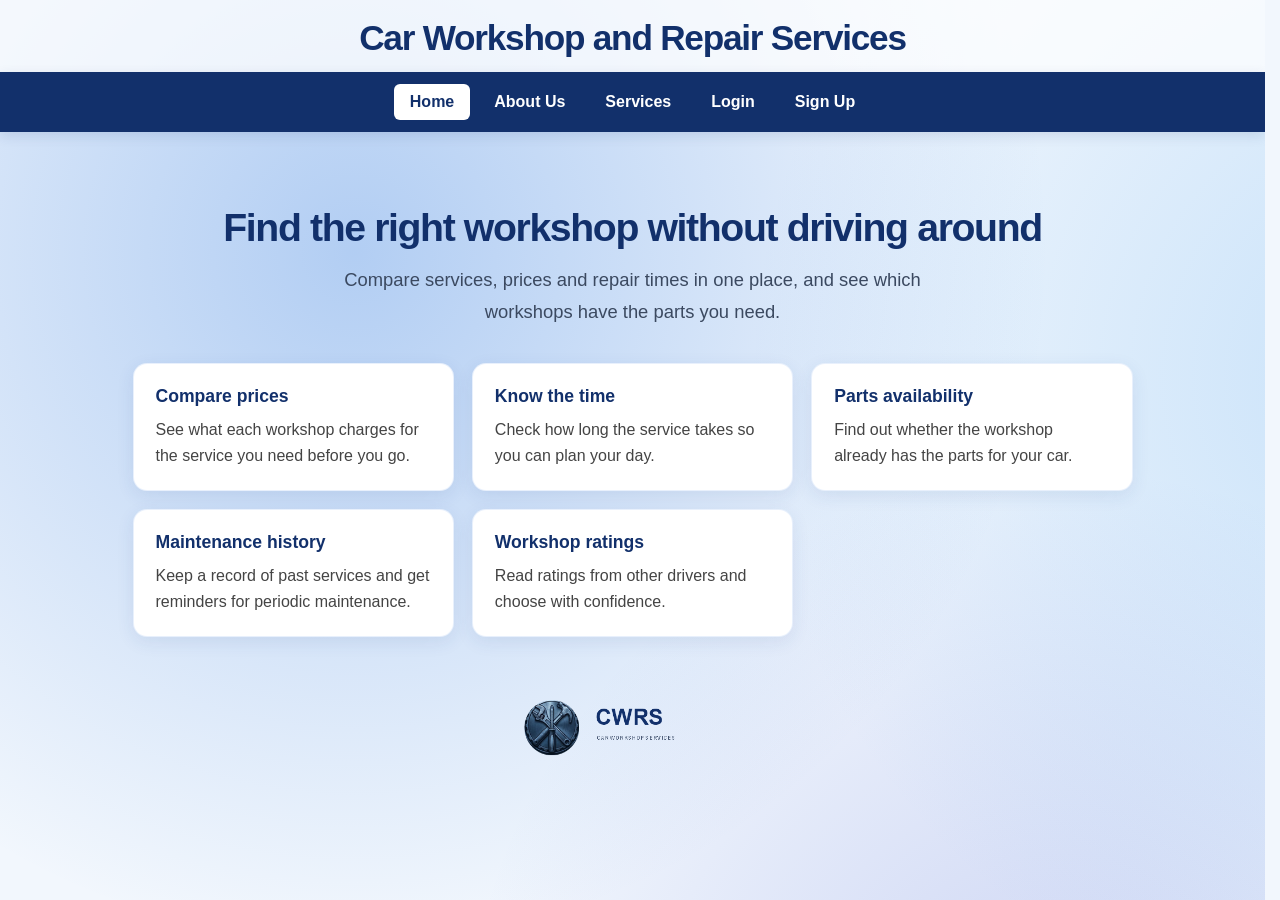
<file: index.html>
<!DOCTYPE html>
<html lang="en">
<head>
<meta charset="UTF-8">
<meta name="viewport" content="width=device-width, initial-scale=1.0">
<title>Car Workshop and Repair Services</title>
<link rel="stylesheet" href="style.css">
</head>
<body>
<header>
    <h1>Car Workshop and Repair Services</h1>
</header>
<nav class="site-nav" aria-label="Main navigation">
    <a class="site-link" href="index.html" aria-current="page">Home</a>
    <a class="site-link" href="about.html">About Us</a>
    <a class="site-link" href="services.html">Services</a>
    <a class="site-link" href="login.html">Login</a>
    <a class="site-link" href="signup.html">Sign Up</a>
</nav>
<main>
  <section class="hero">
    <h2>Find the right workshop without driving around</h2>
    <p>Compare services, prices and repair times in one place, and see which workshops have the parts you need.</p>
  </section>

  <section class="cards">
    <article class="card">
      <h3>Compare prices</h3>
      <p>See what each workshop charges for the service you need before you go.</p>
    </article>
    <article class="card">
      <h3>Know the time</h3>
      <p>Check how long the service takes so you can plan your day.</p>
    </article>
    <article class="card">
      <h3>Parts availability</h3>
      <p>Find out whether the workshop already has the parts for your car.</p>
    </article>
    <article class="card">
      <h3>Maintenance history</h3>
      <p>Keep a record of past services and get reminders for periodic maintenance.</p>
    </article>
    <article class="card">
      <h3>Workshop ratings</h3>
      <p>Read ratings from other drivers and choose with confidence.</p>
    </article>
  </section>
</main>
<div class="workshop">
    <a href="about.html" aria-label="About Us">
      <img class="workshop-logo" src="cwrs-brand.png" alt="CWRS car workshop services">
    </a>
</div>
</body>
</html>
</file>
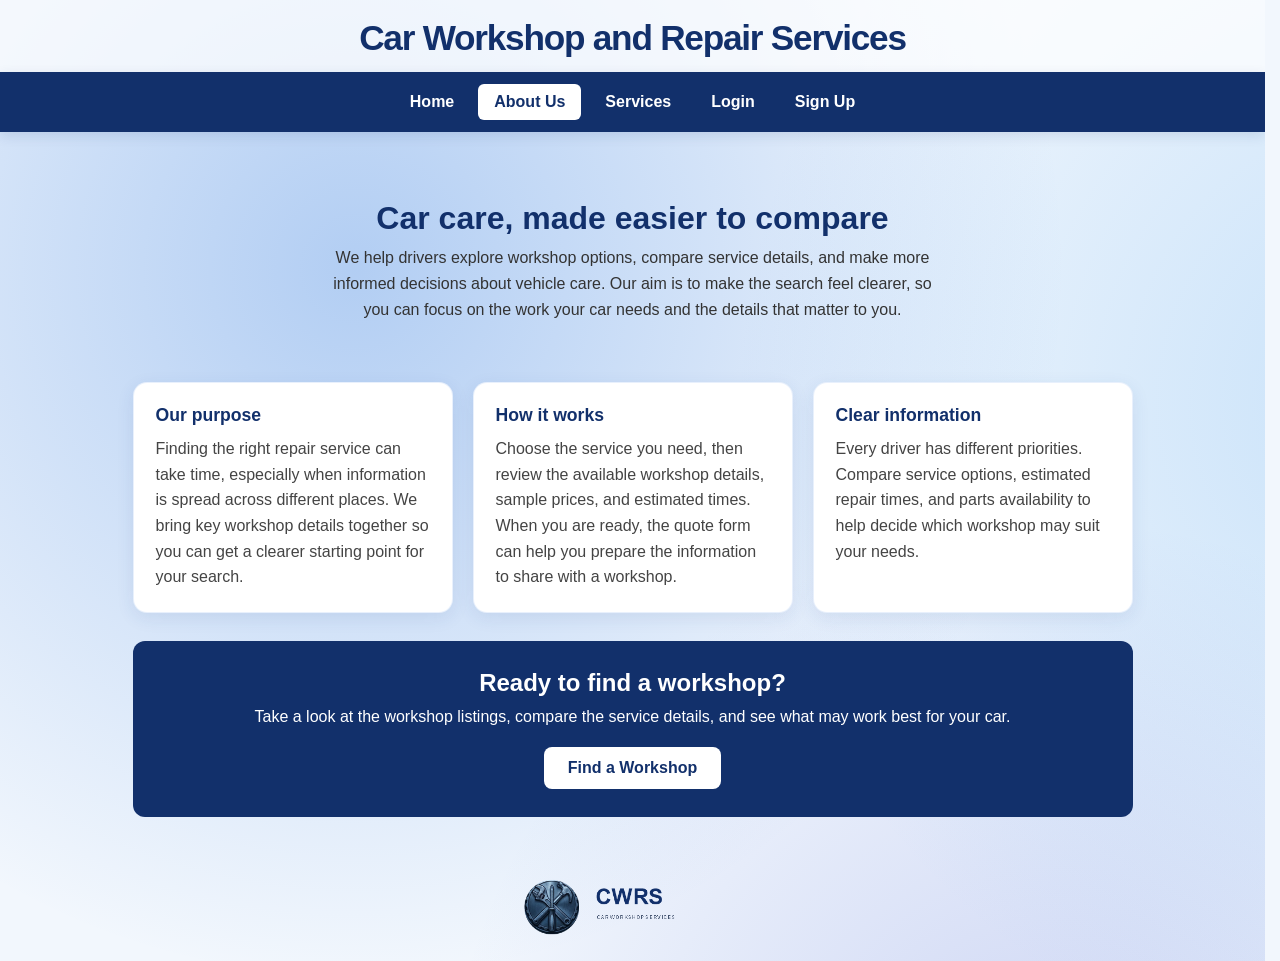
<file: about.html>
<!DOCTYPE html>
<html lang="en">
<head>
<meta charset="UTF-8">
<meta name="viewport" content="width=device-width, initial-scale=1.0">
<title>About Us | Car Workshop and Repair Services</title>
<link rel="stylesheet" href="style.css">
</head>
<body>
<header>
    <h1>Car Workshop and Repair Services</h1>
</header>
<nav class="site-nav" aria-label="Main navigation">
    <a class="site-link" href="index.html">Home</a>
    <a class="site-link" href="about.html" aria-current="page">About Us</a>
    <a class="site-link" href="services.html">Services</a>
    <a class="site-link" href="login.html">Login</a>
    <a class="site-link" href="signup.html">Sign Up</a>
</nav>
<main>
  <section class="about-hero">
    <h2 class="page-title">Car care, made easier to compare</h2>
    <p class="page-intro">We help drivers explore workshop options, compare service details, and make more informed decisions about vehicle care. Our aim is to make the search feel clearer, so you can focus on the work your car needs and the details that matter to you.</p>
  </section>
  <section class="about-grid" aria-label="What we do">
    <article class="card">
      <h3>Our purpose</h3>
      <p>Finding the right repair service can take time, especially when information is spread across different places. We bring key workshop details together so you can get a clearer starting point for your search.</p>
    </article>
    <article class="card">
      <h3>How it works</h3>
      <p>Choose the service you need, then review the available workshop details, sample prices, and estimated times. When you are ready, the quote form can help you prepare the information to share with a workshop.</p>
    </article>
    <article class="card">
      <h3>Clear information</h3>
      <p>Every driver has different priorities. Compare service options, estimated repair times, and parts availability to help decide which workshop may suit your needs.</p>
    </article>
  </section>
  <section class="about-cta">
    <h2>Ready to find a workshop?</h2>
    <p>Take a look at the workshop listings, compare the service details, and see what may work best for your car.</p>
    <a class="btn" href="find-workshop.html">Find a Workshop</a>
  </section>
</main>
<div class="workshop">
    <a href="about.html" aria-label="About Us">
      <img class="workshop-logo" src="cwrs-brand.png" alt="CWRS car workshop services">
    </a>
</div>
</body>
</html>
</file>
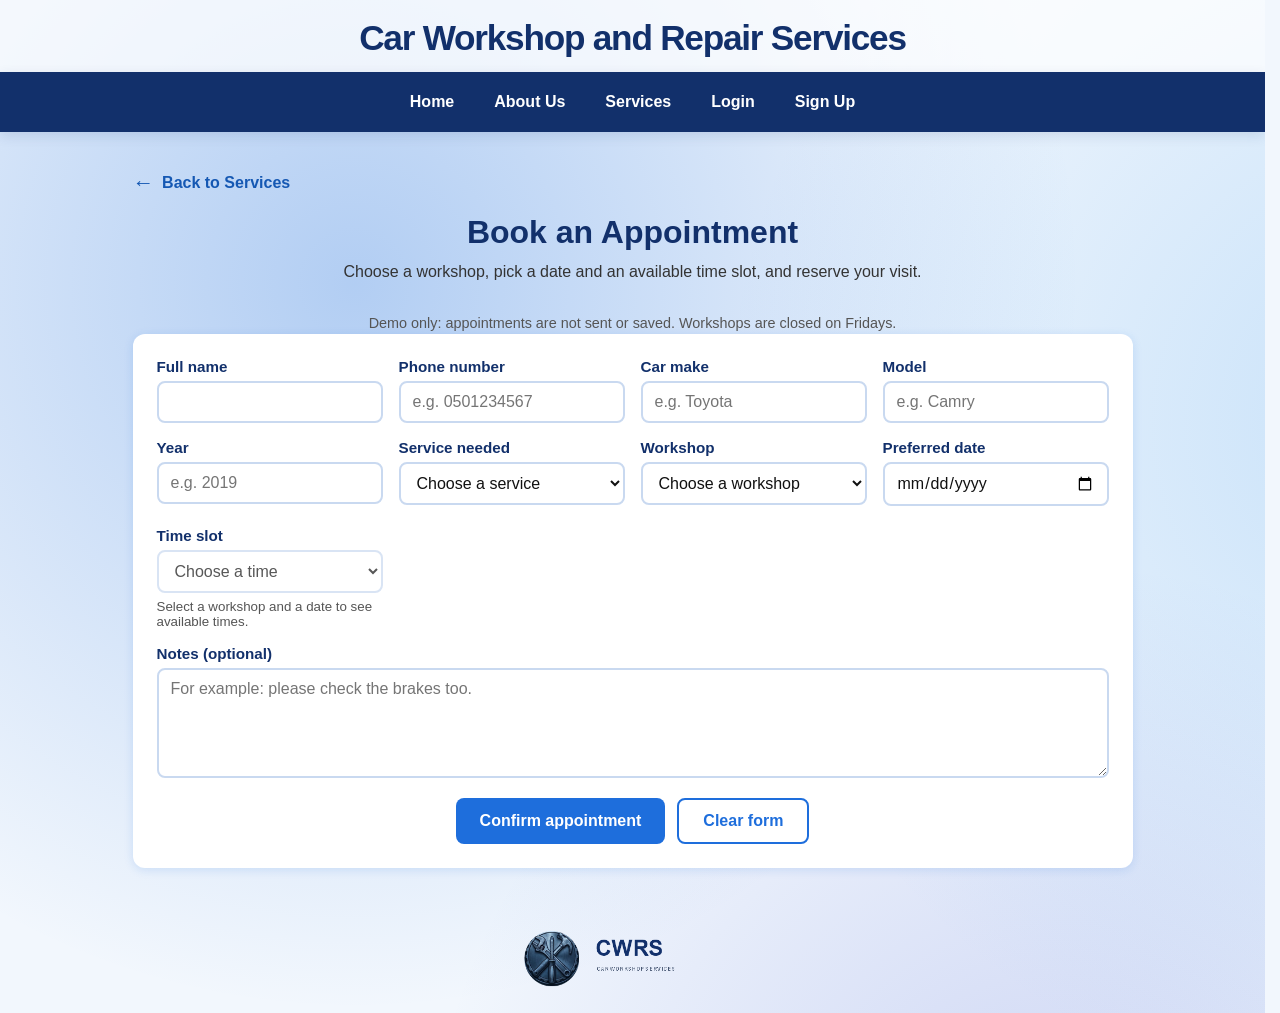
<file: appointment.html>
<!DOCTYPE html>
<html lang="en">
<head>
<meta charset="UTF-8">
<meta name="viewport" content="width=device-width, initial-scale=1.0">
<title>Book an Appointment | Car Workshop and Repair Services</title>
<link rel="stylesheet" href="style.css">
</head>
<body>
<header>
    <h1>Car Workshop and Repair Services</h1>
</header>
<nav class="site-nav" aria-label="Main navigation">
    <a class="site-link" href="index.html">Home</a>
    <a class="site-link" href="about.html">About Us</a>
    <a class="site-link" href="services.html">Services</a>
    <a class="site-link" href="login.html">Login</a>
    <a class="site-link" href="signup.html">Sign Up</a>
</nav>
<main>
  <a class="back-link" href="services.html">
    <span aria-hidden="true">&larr;</span> Back to Services
  </a>
  <h2 class="page-title">Book an Appointment</h2>
  <p class="page-intro">Choose a workshop, pick a date and an available time slot, and reserve your visit.</p>
  <p class="demo-note">Demo only: appointments are not sent or saved. Workshops are closed on Fridays.</p>

  <form class="panel" id="appointmentForm" novalidate>
    <div class="form-grid">
      <div class="field">
        <label for="name">Full name</label>
        <input type="text" id="name" autocomplete="name">
      </div>
      <div class="field">
        <label for="phone">Phone number</label>
        <input type="tel" id="phone" autocomplete="tel" placeholder="e.g. 0501234567">
      </div>

      <div class="field">
        <label for="make">Car make</label>
        <input type="text" id="make" placeholder="e.g. Toyota">
      </div>
      <div class="field">
        <label for="model">Model</label>
        <input type="text" id="model" placeholder="e.g. Camry">
      </div>
      <div class="field">
        <label for="year">Year</label>
        <input type="number" id="year" placeholder="e.g. 2019">
      </div>

      <div class="field">
        <label for="service">Service needed</label>
        <select id="service">
          <option value="">Choose a service</option>
          <option value="oil">Oil change</option>
          <option value="brakes">Brake service</option>
          <option value="tires">Tire replacement</option>
          <option value="ac">A/C repair</option>
          <option value="battery">Battery replacement</option>
          <option value="inspection">General inspection</option>
        </select>
        <small class="field-hint" id="durationHint"></small>
      </div>
      <div class="field">
        <label for="workshop">Workshop</label>
        <select id="workshop">
          <option value="">Choose a workshop</option>
          <option>Al-Amal Auto Care</option>
          <option>Red Sea Garage</option>
          <option>Gulf Motors Service</option>
          <option>Quick Fix Workshop</option>
          <option>Al-Naeem Auto Center</option>
        </select>
      </div>

      <div class="field">
        <label for="date">Preferred date</label>
        <input type="date" id="date">
      </div>
      <div class="field">
        <label for="time">Time slot</label>
        <select id="time" disabled>
          <option value="">Choose a time</option>
        </select>
        <small class="field-hint" id="slotHint">Select a workshop and a date to see available times.</small>
      </div>

      <div class="field full">
        <label for="details">Notes (optional)</label>
        <textarea id="details" placeholder="For example: please check the brakes too."></textarea>
      </div>
    </div>

    <div class="form-actions center">
      <button type="submit" class="btn">Confirm appointment</button>
      <button type="reset" class="btn btn-light" id="resetBtn">Clear form</button>
    </div>

    <div class="notice" id="summary" role="status" aria-live="polite"></div>
  </form>
</main>
<div class="workshop">
    <a href="about.html" aria-label="About Us">
      <img class="workshop-logo" src="cwrs-brand.png" alt="CWRS car workshop services">
    </a>
</div>

<script src="validation.js"></script>
<script>
/* ===== Data ===== */
const SERVICE_NAMES = {
  oil: "Oil change", brakes: "Brake service", tires: "Tire replacement",
  ac: "A/C repair", battery: "Battery replacement", inspection: "General inspection"
};
const SERVICE_HOURS = { oil: 0.5, brakes: 2, tires: 1, ac: 3, battery: 0.5, inspection: 1 };
const SLOT_HOURS = [8, 9, 10, 11, 13, 14, 15, 16];   /* 12:00 is break time */
const MAX_DAYS_AHEAD = 60;

/* ===== Elements ===== */
const form = document.getElementById("appointmentForm");
const serviceSel = document.getElementById("service");
const workshopSel = document.getElementById("workshop");
const dateInput = document.getElementById("date");
const timeSel = document.getElementById("time");
const slotHint = document.getElementById("slotHint");
const durationHint = document.getElementById("durationHint");
const summary = document.getElementById("summary");

/* ===== Helper functions ===== */
function pad(n) {
  return String(n).padStart(2, "0");
}

function toISODate(d) {
  return d.getFullYear() + "-" + pad(d.getMonth() + 1) + "-" + pad(d.getDate());
}

function parseDate(iso) {
  return new Date(iso + "T00:00:00");
}

function isFriday(iso) {
  return parseDate(iso).getDay() === 5;
}

function formatHour(h) {
  const suffix = h >= 12 ? "PM" : "AM";
  const hour12 = h > 12 ? h - 12 : h;
  return hour12 + ":00 " + suffix;
}

function formatDuration(h) {
  if (h < 1) return Math.round(h * 60) + " min";
  const whole = Math.floor(h), mins = Math.round((h - whole) * 60);
  return whole + " h" + (mins ? " " + mins + " min" : "");
}

/* Simulated bookings: the same workshop/date/hour always gives the same result */
function isSlotBooked(workshop, iso, hour) {
  const key = workshop + iso + hour;
  let h = 0;
  for (let i = 0; i < key.length; i++) {
    h = (h * 31 + key.charCodeAt(i)) % 97;
  }
  return h % 4 === 0;
}

function generateReference() {
  return "CWRS-" + Math.floor(100000 + Math.random() * 900000);
}

/* ===== Dynamic elements ===== */
function setDateLimits() {
  const today = new Date();
  const max = new Date();
  max.setDate(today.getDate() + MAX_DAYS_AHEAD);
  dateInput.min = toISODate(today);
  dateInput.max = toISODate(max);
}

function updateDuration() {
  const key = serviceSel.value;
  durationHint.textContent = key
    ? "Estimated duration: " + formatDuration(SERVICE_HOURS[key])
    : "";
}

function updateSlots() {
  timeSel.innerHTML = "";
  timeSel.appendChild(new Option("Choose a time", ""));

  const dateVal = dateInput.value;
  if (!workshopSel.value || !dateVal) {
    timeSel.disabled = true;
    slotHint.textContent = "Select a workshop and a date to see available times.";
    return;
  }
  if (isFriday(dateVal)) {
    timeSel.disabled = true;
    slotHint.textContent = "Workshops are closed on Fridays. Please choose another date.";
    return;
  }

  const now = new Date();
  let available = 0;
  SLOT_HOURS.forEach(function (hour) {
    const slotStart = new Date(dateVal + "T" + pad(hour) + ":00:00");
    if (slotStart <= now) return;                       /* skip times that passed */
    const booked = isSlotBooked(workshopSel.value, dateVal, hour);
    const option = new Option(formatHour(hour) + (booked ? " (Booked)" : ""), String(hour));
    option.disabled = booked;
    if (!booked) available++;
    timeSel.appendChild(option);
  });

  timeSel.disabled = available === 0;
  slotHint.textContent = available > 0
    ? available + (available === 1 ? " slot" : " slots") + " available on this date."
    : "No slots left on this date. Please choose another day.";
}

/* ===== Validation (uses functions from validation.js) ===== */
function validateDate(input) {
  const value = input.value;
  if (value === "") {
    showError(input, "Please choose a date.");
    return false;
  }
  const chosen = parseDate(value);
  const today = new Date();
  today.setHours(0, 0, 0, 0);
  const max = new Date(today);
  max.setDate(today.getDate() + MAX_DAYS_AHEAD);

  if (isNaN(chosen.getTime()) || chosen < today) {
    showError(input, "The date cannot be in the past.");
    return false;
  }
  if (chosen > max) {
    showError(input, "Bookings open up to " + MAX_DAYS_AHEAD + " days ahead.");
    return false;
  }
  if (isFriday(value)) {
    showError(input, "Workshops are closed on Fridays.");
    return false;
  }
  clearError(input);
  return true;
}

function validateTime(select) {
  if (select.disabled || select.value === "") {
    showError(select, "Please choose an available time slot.");
    return false;
  }
  clearError(select);
  return true;
}

/* ===== Confirmation ===== */
function showSummary(details) {
  summary.innerHTML = "";

  const title = document.createElement("strong");
  title.textContent = "Appointment preview for " + details.name;
  summary.appendChild(title);

  const list = document.createElement("ul");
  [
    "Reference: " + details.ref,
    "Workshop: " + details.workshop,
    "Service: " + details.service + " (about " + details.duration + ")",
    "Date: " + details.date + " at " + details.time,
    "Vehicle: " + details.car
  ].forEach(function (text) {
    const li = document.createElement("li");
    li.textContent = text;
    list.appendChild(li);
  });
  summary.appendChild(list);

  const note = document.createElement("p");
  note.textContent = "This is only a preview; no appointment was sent or saved.";
  summary.appendChild(note);

  summary.classList.add("show");
  summary.scrollIntoView({ behavior: "smooth", block: "center" });
}

function handleSubmit(event) {
  event.preventDefault();

  const results = [
    validateName(document.getElementById("name")),
    validatePhone(document.getElementById("phone")),
    validateRequired(document.getElementById("make"), "Car make"),
    validateRequired(document.getElementById("model"), "Model"),
    validateYear(document.getElementById("year")),
    validateSelect(serviceSel, "a service"),
    validateSelect(workshopSel, "a workshop"),
    validateDate(dateInput),
    validateTime(timeSel)
  ];

  if (results.includes(false)) {
    summary.classList.remove("show");
    const firstError = document.querySelector(".input-error");
    if (firstError) firstError.focus();
    return;
  }

  showSummary({
    name: document.getElementById("name").value.trim(),
    ref: generateReference(),
    workshop: workshopSel.value,
    service: SERVICE_NAMES[serviceSel.value],
    duration: formatDuration(SERVICE_HOURS[serviceSel.value]),
    date: dateInput.value,
    time: formatHour(Number(timeSel.value)),
    car: document.getElementById("make").value.trim() + " " +
         document.getElementById("model").value.trim() + " " +
         document.getElementById("year").value
  });
}

/* ===== Events ===== */
setDateLimits();

/* Preselect workshop and service when arriving from "Find a Workshop". */
const params = new URLSearchParams(location.search);
if (params.get("workshop")) workshopSel.value = params.get("workshop");
if (params.get("service")) serviceSel.value = params.get("service");
updateDuration();

serviceSel.addEventListener("change", updateDuration);
workshopSel.addEventListener("change", updateSlots);
dateInput.addEventListener("change", function () {
  updateSlots();
  validateDate(dateInput);
});
form.addEventListener("submit", handleSubmit);
form.addEventListener("reset", function () {
  summary.classList.remove("show");
  setTimeout(function () {          /* wait for the browser to clear the fields */
    form.querySelectorAll(".input-error").forEach(clearError);
    updateDuration();
    updateSlots();
  }, 0);
});
</script>
</body>
</html>
</file>
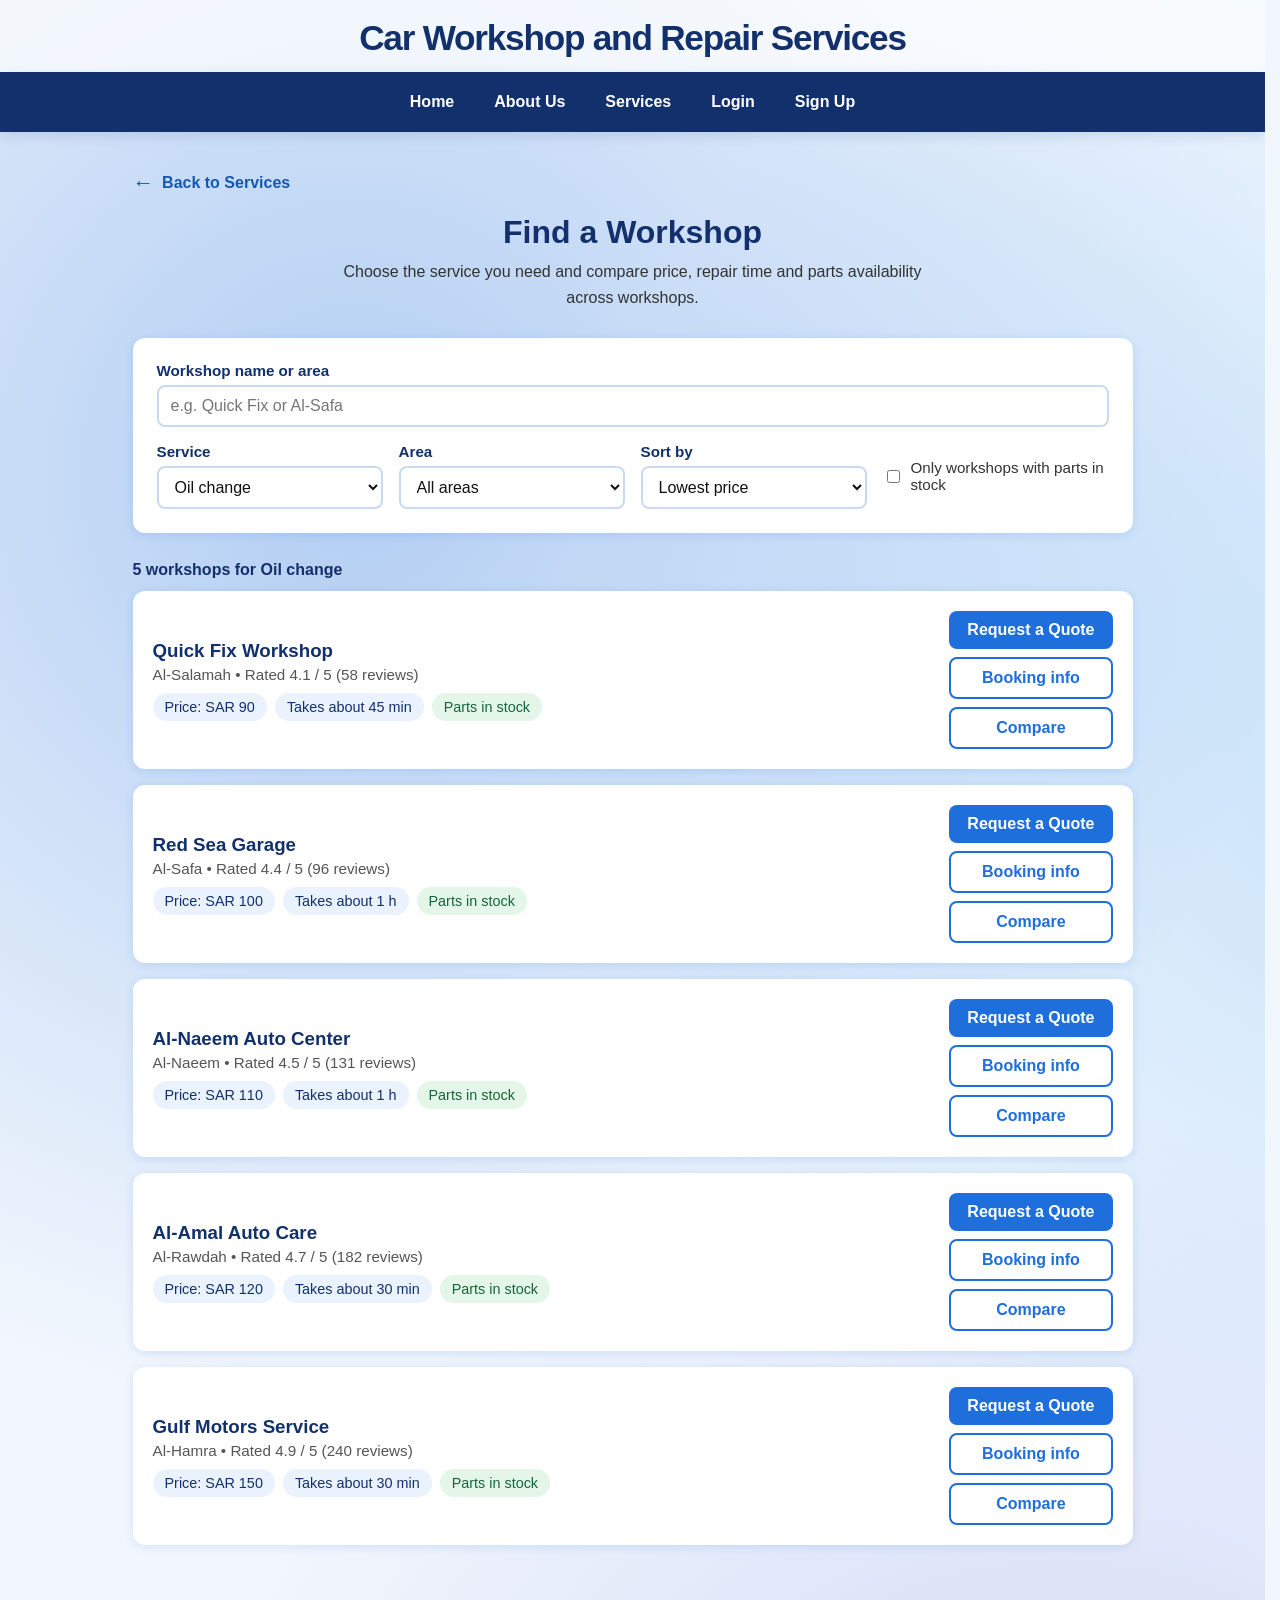
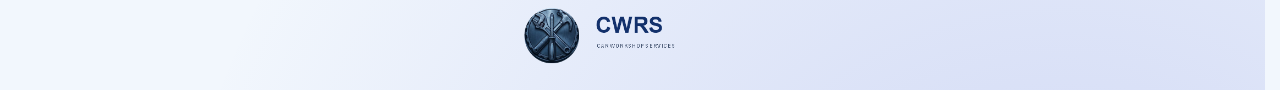
<file: find-workshop.html>
<!DOCTYPE html>
<html lang="en">
<head>
<meta charset="UTF-8">
<meta name="viewport" content="width=device-width, initial-scale=1.0">
<title>Find a Workshop | Car Workshop and Repair Services</title>
<link rel="stylesheet" href="style.css">
</head>
<body>
<header>
    <h1>Car Workshop and Repair Services</h1>
</header>
<nav class="site-nav" aria-label="Main navigation">
    <a class="site-link" href="index.html">Home</a>
    <a class="site-link" href="about.html">About Us</a>
    <a class="site-link" href="services.html">Services</a>
    <a class="site-link" href="login.html">Login</a>
    <a class="site-link" href="signup.html">Sign Up</a>
</nav>
<main>
  <a class="back-link" href="services.html">
    <span aria-hidden="true">&larr;</span> Back to Services
  </a>
  <h2 class="page-title">Find a Workshop</h2>
  <p class="page-intro">Choose the service you need and compare price, repair time and parts availability across workshops.</p>

  <section class="panel">
    <div class="form-grid">
      <div class="field full">
        <label for="search">Workshop name or area</label>
        <input id="search" type="search" placeholder="e.g. Quick Fix or Al-Safa" autocomplete="off">
      </div>
      <div class="field">
        <label for="service">Service</label>
        <select id="service">
          <option value="oil">Oil change</option>
          <option value="brakes">Brake service</option>
          <option value="tires">Tire replacement</option>
          <option value="ac">A/C repair</option>
          <option value="battery">Battery replacement</option>
          <option value="inspection">General inspection</option>
        </select>
      </div>
      <div class="field">
        <label for="area">Area</label>
        <select id="area">
          <option value="">All areas</option>
          <option>Al-Rawdah</option>
          <option>Al-Safa</option>
          <option>Al-Hamra</option>
          <option>Al-Salamah</option>
          <option>Al-Naeem</option>
        </select>
      </div>
      <div class="field">
        <label for="sort">Sort by</label>
        <select id="sort">
          <option value="price">Lowest price</option>
          <option value="time">Shortest repair time</option>
          <option value="rating">Highest rating</option>
        </select>
      </div>
      <div class="field check">
        <input type="checkbox" id="partsOnly">
        <label for="partsOnly">Only workshops with parts in stock</label>
      </div>
    </div>
  </section>

  <div class="results-bar">
    <span id="count" aria-live="polite"></span>
  </div>
  <section class="panel comparison-panel" id="comparisonPanel" aria-labelledby="comparisonTitle" hidden>
    <div class="comparison-heading">
      <h3 id="comparisonTitle">Workshop comparison</h3>
      <button class="btn btn-light" id="clearComparison" type="button">Clear selection</button>
    </div>
    <p class="comparison-status" id="comparisonStatus" aria-live="polite"></p>
    <div class="comparison-table-wrap" id="comparisonTable"></div>
  </section>
  <section class="workshop-list" id="list"></section>
</main>
<div class="workshop">
    <a href="about.html" aria-label="About Us">
      <img class="workshop-logo" src="cwrs-brand.png" alt="CWRS car workshop services">
    </a>
</div>

<script>
/* Sample data. Replace with real data from your database / API. */
const workshops = [
  { name: "Al-Amal Auto Care",   area: "Al-Rawdah",  rating: 4.7, reviews: 182,
    services: { oil:{price:120,hours:0.5,parts:true},  brakes:{price:350,hours:2,parts:true},  tires:{price:90,hours:1,parts:true},   ac:{price:420,hours:3,parts:false}, battery:{price:300,hours:0.5,parts:true}, inspection:{price:80,hours:1,parts:true} } },
  { name: "Red Sea Garage",      area: "Al-Safa",    rating: 4.4, reviews: 96,
    services: { oil:{price:100,hours:1,parts:true},    brakes:{price:320,hours:3,parts:false}, tires:{price:110,hours:1.5,parts:true},ac:{price:380,hours:4,parts:true},  battery:{price:280,hours:1,parts:true},   inspection:{price:70,hours:1.5,parts:true} } },
  { name: "Gulf Motors Service", area: "Al-Hamra",   rating: 4.9, reviews: 240,
    services: { oil:{price:150,hours:0.5,parts:true},  brakes:{price:400,hours:2,parts:true},  tires:{price:100,hours:1,parts:true},  ac:{price:450,hours:2.5,parts:true},battery:{price:330,hours:0.5,parts:true}, inspection:{price:95,hours:1,parts:true} } },
  { name: "Quick Fix Workshop",  area: "Al-Salamah", rating: 4.1, reviews: 58,
    services: { oil:{price:90,hours:0.75,parts:true},  brakes:{price:290,hours:3,parts:true},  tires:{price:85,hours:1,parts:false}, ac:{price:350,hours:5,parts:false}, battery:{price:260,hours:1,parts:false}, inspection:{price:60,hours:2,parts:true} } },
  { name: "Al-Naeem Auto Center",area: "Al-Naeem",   rating: 4.5, reviews: 131,
    services: { oil:{price:110,hours:1,parts:true},    brakes:{price:340,hours:2.5,parts:true},tires:{price:95,hours:1.25,parts:true},ac:{price:400,hours:3,parts:true},  battery:{price:290,hours:0.75,parts:true},inspection:{price:75,hours:1.25,parts:true} } }
];

const selectedWorkshopNames = new Set();

const els = {
  service: document.getElementById("service"),
  area: document.getElementById("area"),
  sort: document.getElementById("sort"),
  partsOnly: document.getElementById("partsOnly"),
  search: document.getElementById("search"),
  list: document.getElementById("list"),
  count: document.getElementById("count"),
  comparisonPanel: document.getElementById("comparisonPanel"),
  comparisonStatus: document.getElementById("comparisonStatus"),
  comparisonTable: document.getElementById("comparisonTable"),
  clearComparison: document.getElementById("clearComparison")
};

function formatTime(h) {
  if (h < 1) return Math.round(h * 60) + " min";
  const whole = Math.floor(h), mins = Math.round((h - whole) * 60);
  return whole + " h" + (mins ? " " + mins + " min" : "");
}

function formatPrice(price) {
  return "SAR " + price;
}

function formatRating(rating, reviews) {
  return "Rated " + rating.toFixed(1) + " / 5 (" + reviews + " reviews)";
}

function formatWorkshopCount(count, serviceLabel) {
  return count + (count === 1 ? " workshop" : " workshops") + " for " + serviceLabel;
}

function getPartsAvailability(hasParts) {
  return {
    className: hasParts ? "ok" : "no",
    label: hasParts ? "Parts in stock" : "Parts must be ordered"
  };
}

function updateComparison(serviceKey, serviceLabel) {
  const selected = workshops.filter(w => selectedWorkshopNames.has(w.name));
  els.comparisonPanel.hidden = selected.length === 0;
  els.comparisonTable.innerHTML = "";

  if (!selected.length) return;

  els.comparisonStatus.textContent = selected.length === 1
    ? "1 of 2 workshops selected. Choose one more to compare."
    : "2 of 2 workshops selected.";

  const table = document.createElement("table");
  table.className = "comparison-table";
  const caption = document.createElement("caption");
  caption.textContent = serviceLabel;
  table.appendChild(caption);

  const head = document.createElement("thead");
  const headerRow = document.createElement("tr");
  const detailHeader = document.createElement("th");
  detailHeader.scope = "col";
  detailHeader.textContent = "Details";
  headerRow.appendChild(detailHeader);

  selected.forEach(w => {
    const header = document.createElement("th");
    header.scope = "col";
    header.textContent = w.name;
    headerRow.appendChild(header);
  });
  head.appendChild(headerRow);
  table.appendChild(head);

  const rows = [
    { label: "Price", value: w => formatPrice(w.services[serviceKey].price) },
    { label: "Repair time", value: w => formatTime(w.services[serviceKey].hours) },
    { label: "Rating", value: w => formatRating(w.rating, w.reviews) },
    { label: "Parts", value: w => getPartsAvailability(w.services[serviceKey].parts).label }
  ];
  const body = document.createElement("tbody");

  rows.forEach(rowData => {
    const row = document.createElement("tr");
    const label = document.createElement("th");
    label.scope = "row";
    label.textContent = rowData.label;
    row.appendChild(label);

    selected.forEach(w => {
      const cell = document.createElement("td");
      cell.textContent = rowData.value(w);
      row.appendChild(cell);
    });
    body.appendChild(row);
  });

  table.appendChild(body);
  els.comparisonTable.appendChild(table);
}

function render() {
  const key = els.service.value;
  const serviceLabel = els.service.options[els.service.selectedIndex].text;
  const searchTerm = els.search.value.trim().toLowerCase();

  let items = workshops
    .map(w => ({ w, s: w.services[key] }))
    .filter(x => !searchTerm ||
      x.w.name.toLowerCase().includes(searchTerm) ||
      x.w.area.toLowerCase().includes(searchTerm))
    .filter(x => !els.area.value || x.w.area === els.area.value)
    .filter(x => !els.partsOnly.checked || x.s.parts);

  const sorters = {
    price:  (a, b) => a.s.price - b.s.price,
    time:   (a, b) => a.s.hours - b.s.hours,
    rating: (a, b) => b.w.rating - a.w.rating
  };
  items.sort(sorters[els.sort.value]);

  els.count.textContent = formatWorkshopCount(items.length, serviceLabel);
  updateComparison(key, serviceLabel);
  els.list.innerHTML = "";

  if (!items.length) {
    const p = document.createElement("p");
    p.className = "empty";
    p.textContent = "No workshops match these filters. Try another name, area or filter setting.";
    els.list.appendChild(p);
    return;
  }

  items.forEach(({ w, s }) => {
    const card = document.createElement("article");
    card.className = "w-card";
    const q = "Quote.html?workshop=" + encodeURIComponent(w.name) + "&service=" + encodeURIComponent(key);
    const parts = getPartsAvailability(s.parts);
    card.innerHTML =
      '<div>' +
        '<h3></h3>' +
        '<p class="w-meta"></p>' +
        '<ul class="w-stats">' +
          '<li>Price: ' + formatPrice(s.price) + '</li>' +
          '<li>Takes about ' + formatTime(s.hours) + '</li>' +
          '<li class="' + parts.className + '">' + parts.label + '</li>' +
        '</ul>' +
      '</div>' +
      '<div class="w-actions">' +
        '<a class="btn" href="' + q + '">Request a Quote</a>' +
        '<a class="btn btn-light" href="services.html#appointments">Booking info</a>' +
        '<button class="btn btn-light compare-toggle" type="button"></button>' +
      '</div>';
    card.querySelector("h3").textContent = w.name;
    card.querySelector(".w-meta").textContent = w.area + " \u2022 " + formatRating(w.rating, w.reviews);
    const compareButton = card.querySelector(".compare-toggle");
    const isSelected = selectedWorkshopNames.has(w.name);
    card.classList.toggle("selected", isSelected);
    compareButton.textContent = isSelected ? "Remove" : "Compare";
    compareButton.setAttribute("aria-pressed", String(isSelected));
    compareButton.setAttribute("aria-label",
      (isSelected ? "Remove " + w.name + " from" : "Add " + w.name + " to") + " comparison");
    compareButton.disabled = selectedWorkshopNames.size === 2 && !isSelected;
    compareButton.addEventListener("click", function () {
      if (selectedWorkshopNames.has(w.name)) {
        selectedWorkshopNames.delete(w.name);
      } else if (selectedWorkshopNames.size < 2) {
        selectedWorkshopNames.add(w.name);
      }
      render();
    });
    els.list.appendChild(card);
  });
}

["service", "area", "sort", "partsOnly"].forEach(id => els[id].addEventListener("change", render));
els.search.addEventListener("input", render);
els.clearComparison.addEventListener("click", function () {
  selectedWorkshopNames.clear();
  render();
});
render();
</script>
</body>
</html>
</file>
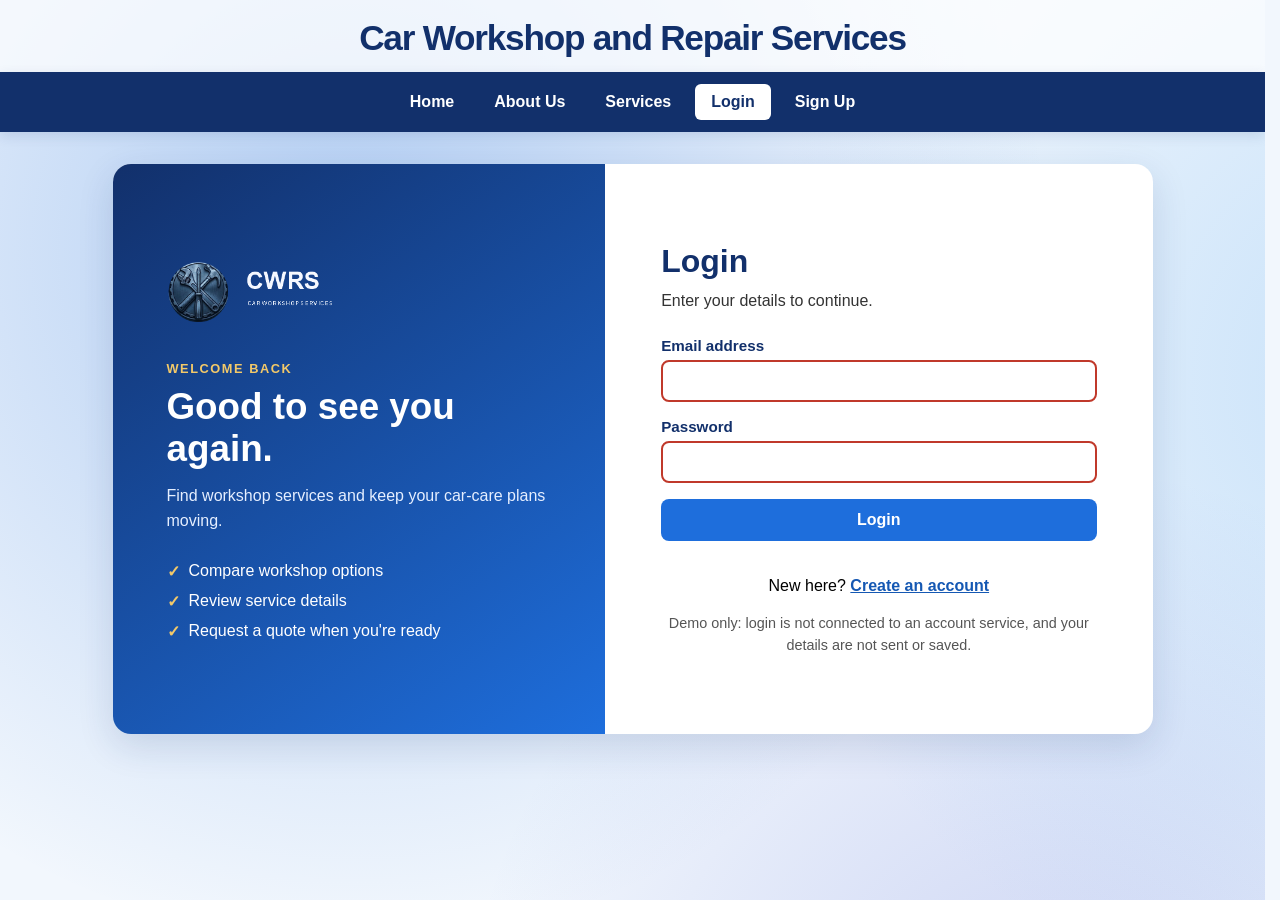
<file: login.html>
<!DOCTYPE html>
<html lang="en">
<head>
<meta charset="UTF-8">
<meta name="viewport" content="width=device-width, initial-scale=1.0">
<title>Login | Car Workshop and Repair Services</title>
<link rel="stylesheet" href="style.css">
</head>
<body>
<header>
    <h1>Car Workshop and Repair Services</h1>
</header>
<nav class="site-nav" aria-label="Main navigation">
    <a class="site-link" href="index.html">Home</a>
    <a class="site-link" href="about.html">About Us</a>
    <a class="site-link" href="services.html">Services</a>
    <a class="site-link" href="login.html" aria-current="page">Login</a>
    <a class="site-link" href="signup.html">Sign Up</a>
</nav>
<main class="auth-main auth-split">
  <aside class="auth-brand">
    <a href="about.html" aria-label="About Us">
      <img class="brand-logo" src="cwrs-brand-auth.png" alt="CWRS car workshop services">
    </a>
    <p class="eyebrow">WELCOME BACK</p>
    <h2>Good to see you again.</h2>
    <p>Find workshop services and keep your car-care plans moving.</p>
    <ul class="auth-highlights">
      <li>Compare workshop options</li>
      <li>Review service details</li>
      <li>Request a quote when you're ready</li>
    </ul>
  </aside>
  <section class="auth-card" aria-labelledby="login-title">
    <h2 class="page-title" id="login-title">Login</h2>
    <p class="page-intro">Enter your details to continue.</p>
    <form id="loginForm" novalidate>
      <div class="field">
        <label for="email">Email address</label>
        <input type="email" id="email" name="email" required autocomplete="email">
      </div>
      <div class="field">
        <label for="password">Password</label>
        <input type="password" id="password" name="password" required autocomplete="current-password">
      </div>
      <button class="btn auth-submit" type="submit">Login</button>
      <p class="form-notice" id="loginNotice" role="status" aria-live="polite"></p>
    </form>
    <p class="auth-switch">New here? <a href="signup.html">Create an account</a></p>
    <p class="demo-note">Demo only: login is not connected to an account service, and your details are not sent or saved.</p>
  </section>
</main>
<script src="validation.js"></script>
<script>
function handleLogin(event) {
  event.preventDefault();
  const email = document.getElementById("email");
  const password = document.getElementById("password");
  const notice = document.getElementById("loginNotice");

  const emailOk = validateEmail(email);
  const passwordOk = validateRequired(password, "Password");

  if (!emailOk || !passwordOk) {
    notice.textContent = "Please fix the highlighted fields.";
    return;
  }
  notice.textContent =
    "This demo does not sign you in. Connect an authentication service to enable login.";
}

document.getElementById("loginForm").addEventListener("submit", handleLogin);
</script>
</body>
</html>
</file>
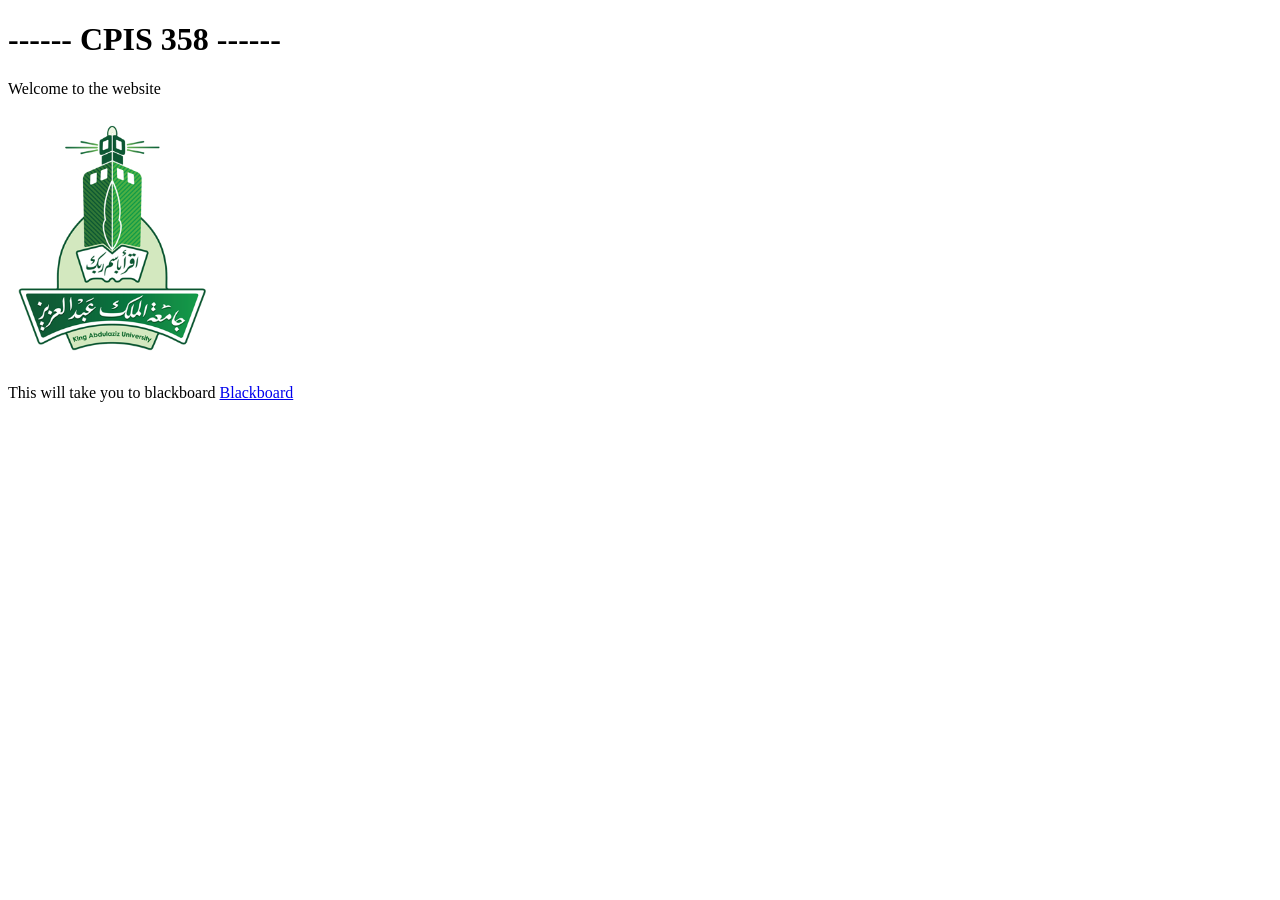
<file: page.html>
<!DOCTYPE html>
<html>
<head>
<title>Page title</title>
</head>
<body>
<h1> ------ CPIS 358 ------</h1>
<p>Welcome to the website</p>
<p><img src="kaulogo.png" width="200" height="250"></p>
<p>This will take you to blackboard <a href="https://lms.kau.edu.sa/">Blackboard</a></p>
</body>
</html>
</file>
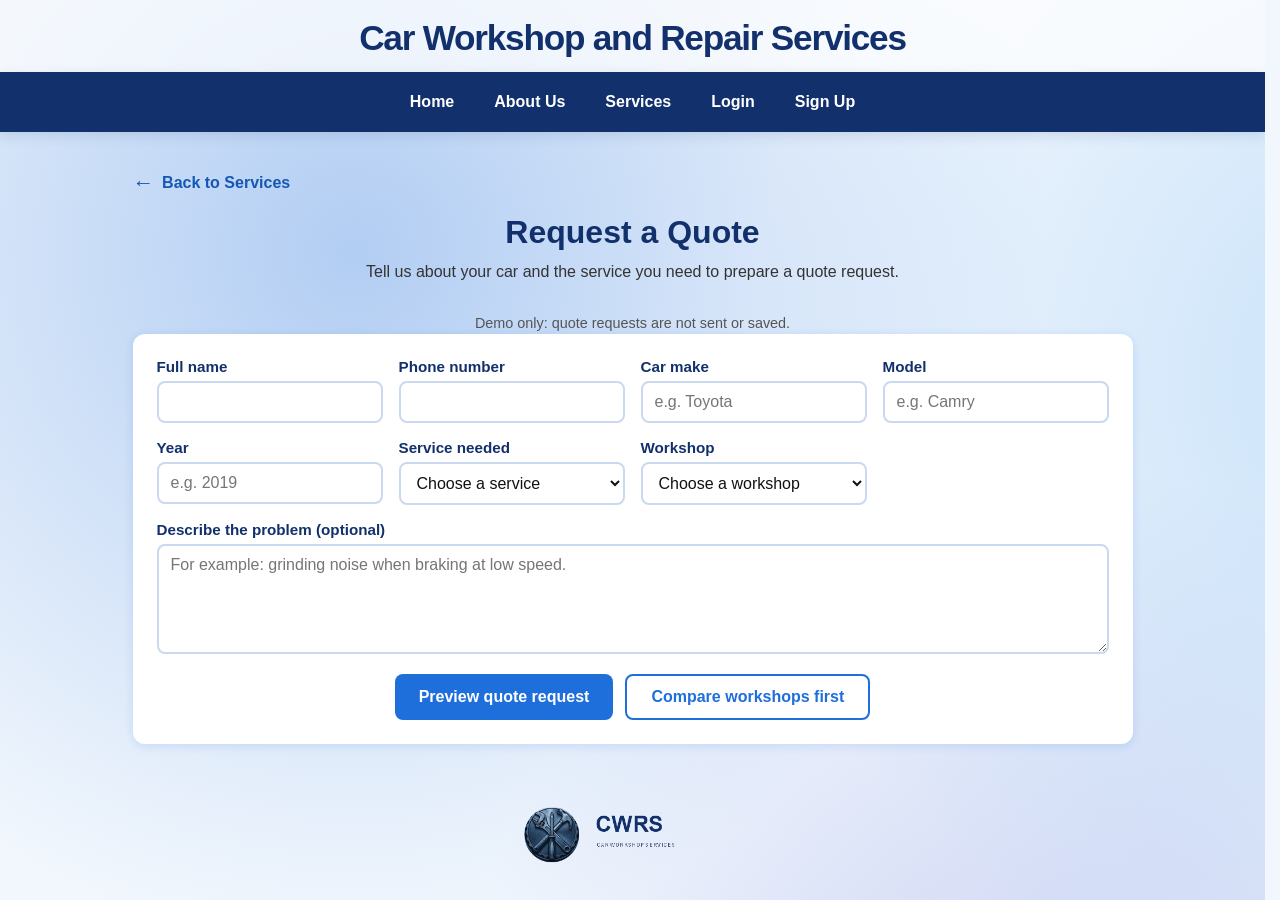
<file: Quote.html>
<!DOCTYPE html>
<html lang="en">
<head>
<meta charset="UTF-8">
<meta name="viewport" content="width=device-width, initial-scale=1.0">
<title>Request a Quote | Car Workshop and Repair Services</title>
<link rel="stylesheet" href="style.css">
</head>
<body>
<header>
    <h1>Car Workshop and Repair Services</h1>
</header>
<nav class="site-nav" aria-label="Main navigation">
    <a class="site-link" href="index.html">Home</a>
    <a class="site-link" href="about.html">About Us</a>
    <a class="site-link" href="services.html">Services</a>
    <a class="site-link" href="login.html">Login</a>
    <a class="site-link" href="signup.html">Sign Up</a>
</nav>
<main>
  <a class="back-link" href="services.html">
    <span aria-hidden="true">&larr;</span> Back to Services
  </a>
  <h2 class="page-title">Request a Quote</h2>
  <p class="page-intro">Tell us about your car and the service you need to prepare a quote request.</p>
  <p class="demo-note">Demo only: quote requests are not sent or saved.</p>

  <form class="panel" id="quoteForm" novalidate>
    <div class="form-grid">
      <div class="field">
        <label for="name">Full name</label>
        <input type="text" id="name" required placeholder=" " autocomplete="name">
      </div>
      <div class="field">
        <label for="phone">Phone number</label>
        <input type="tel" id="phone" required placeholder=" " autocomplete="tel" pattern="[0-9+\s\-]{9,15}">
      </div>

      <div class="field">
        <label for="make">Car make</label>
        <input type="text" id="make" required placeholder="e.g. Toyota">
      </div>
      <div class="field">
        <label for="model">Model</label>
        <input type="text" id="model" required placeholder="e.g. Camry">
      </div>
      <div class="field">
        <label for="year">Year</label>
        <input type="number" id="year" required min="1990" max="2027" placeholder="e.g. 2019">
      </div>

      <div class="field">
        <label for="service">Service needed</label>
        <select id="service" required>
          <option value="">Choose a service</option>
          <option value="oil">Oil change</option>
          <option value="brakes">Brake service</option>
          <option value="tires">Tire replacement</option>
          <option value="ac">A/C repair</option>
          <option value="battery">Battery replacement</option>
          <option value="inspection">General inspection</option>
          <option value="other">Other</option>
        </select>
      </div>
      <div class="field">
        <label for="workshop">Workshop</label>
        <select id="workshop" required>
          <option value="">Choose a workshop</option>
          <option>Al-Amal Auto Care</option>
          <option>Red Sea Garage</option>
          <option>Gulf Motors Service</option>
          <option>Quick Fix Workshop</option>
          <option>Al-Naeem Auto Center</option>
        </select>
      </div>

      <div class="field full">
        <label for="details">Describe the problem (optional)</label>
        <textarea id="details" placeholder="For example: grinding noise when braking at low speed."></textarea>
      </div>
    </div>

    <div class="form-actions center">
      <button type="submit" class="btn">Preview quote request</button>
      <a class="btn btn-light" href="find-workshop.html">Compare workshops first</a>
    </div>

    <p class="notice" id="notice" role="status"></p>
  </form>
</main>
<div class="workshop">
    <a href="about.html" aria-label="About Us">
      <img class="workshop-logo" src="cwrs-brand.png" alt="CWRS car workshop services">
    </a>
</div>

<script src="validation.js"></script>
<script>
/* Preselect workshop and service when arriving from "Find a Workshop". */
const params = new URLSearchParams(location.search);
const wsSelect = document.getElementById("workshop");
const svcSelect = document.getElementById("service");
if (params.get("workshop")) wsSelect.value = params.get("workshop");
if (params.get("service"))  svcSelect.value = params.get("service");

function handleQuoteSubmit(event) {
  event.preventDefault();
  const notice = document.getElementById("notice");

  const results = [
    validateName(document.getElementById("name")),
    validatePhone(document.getElementById("phone")),
    validateRequired(document.getElementById("make"), "Car make"),
    validateRequired(document.getElementById("model"), "Model"),
    validateYear(document.getElementById("year")),
    validateSelect(svcSelect, "a service"),
    validateSelect(wsSelect, "a workshop")
  ];

  if (results.includes(false)) {
    notice.classList.remove("show");
    document.querySelector(".input-error").focus();
    return;
  }

  const name = document.getElementById("name").value.trim();
  notice.textContent = "Thank you, " + name + ". This is only a preview; no request was sent or saved.";
  notice.classList.add("show");
  notice.scrollIntoView({ behavior: "smooth", block: "center" });
}

document.getElementById("quoteForm").addEventListener("submit", handleQuoteSubmit);
</script>
</body>
</html>
</file>
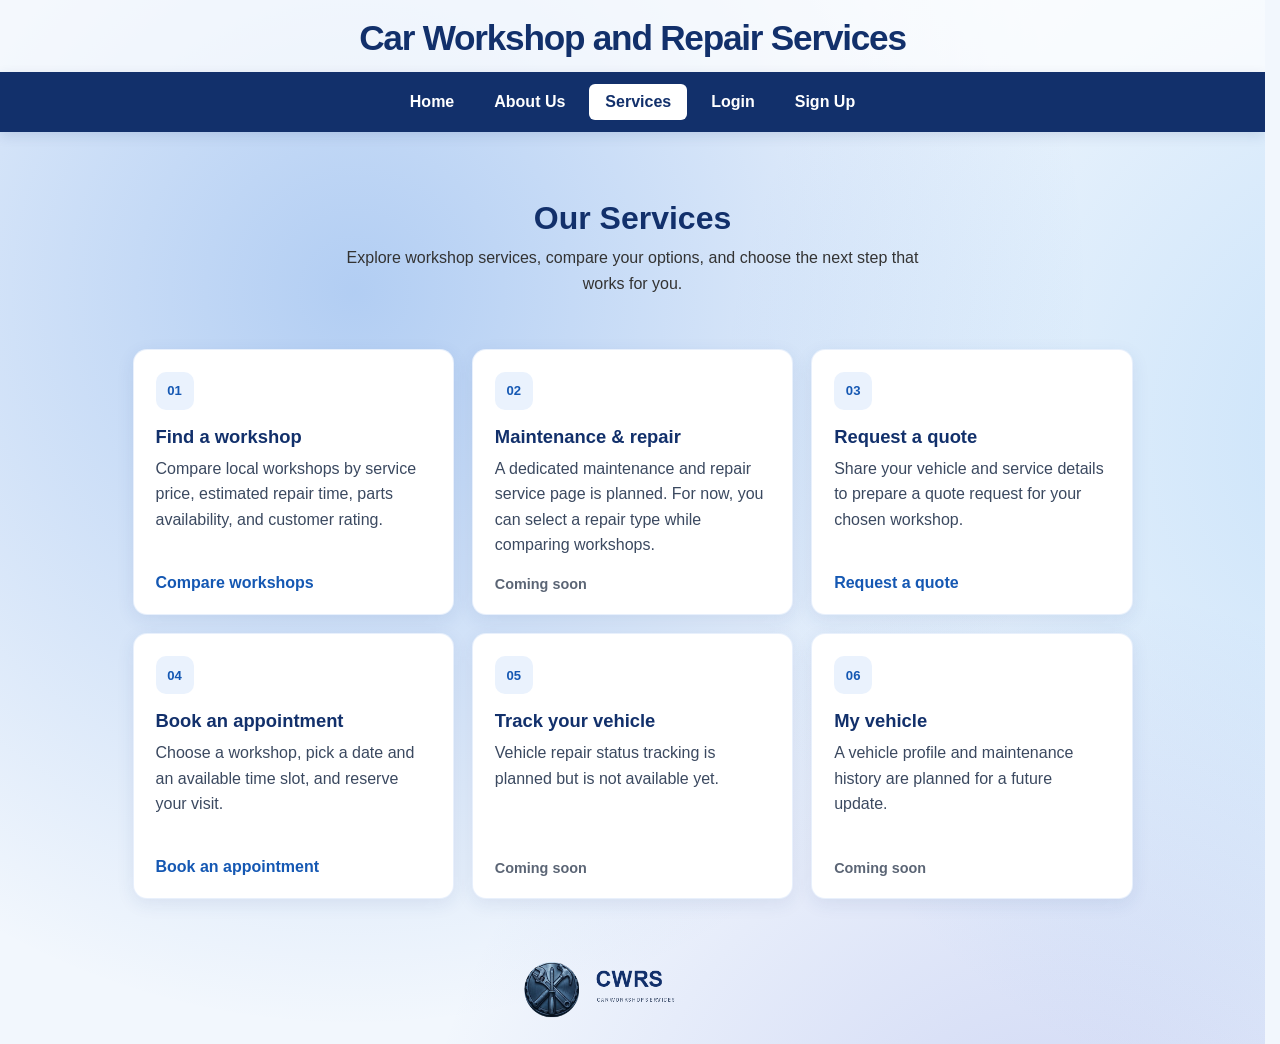
<file: services.html>
<!DOCTYPE html>
<html lang="en">
<head>
<meta charset="UTF-8">
<meta name="viewport" content="width=device-width, initial-scale=1.0">
<title>Services | Car Workshop and Repair Services</title>
<link rel="stylesheet" href="style.css">
</head>
<body>
<header>
    <h1>Car Workshop and Repair Services</h1>
</header>
<nav class="site-nav" aria-label="Main navigation">
    <a class="site-link" href="index.html">Home</a>
    <a class="site-link" href="about.html">About Us</a>
    <a class="site-link" href="services.html" aria-current="page">Services</a>
    <a class="site-link" href="login.html">Login</a>
    <a class="site-link" href="signup.html">Sign Up</a>
</nav>
<main>
  <section class="about-hero">
    <h2 class="page-title">Our Services</h2>
    <p class="page-intro">Explore workshop services, compare your options, and choose the next step that works for you.</p>
  </section>

  <section class="service-catalog" aria-label="Available and planned services">
    <article class="service-card">
      <span class="service-card-icon" aria-hidden="true">01</span>
      <h3>Find a workshop</h3>
      <p>Compare local workshops by service price, estimated repair time, parts availability, and customer rating.</p>
      <a class="service-card-link" href="find-workshop.html">Compare workshops</a>
    </article>
    <article class="service-card">
      <span class="service-card-icon" aria-hidden="true">02</span>
      <h3>Maintenance &amp; repair</h3>
      <p>A dedicated maintenance and repair service page is planned. For now, you can select a repair type while comparing workshops.</p>
      <span class="service-coming-soon">Coming soon</span>
    </article>
    <article class="service-card">
      <span class="service-card-icon" aria-hidden="true">03</span>
      <h3>Request a quote</h3>
      <p>Share your vehicle and service details to prepare a quote request for your chosen workshop.</p>
      <a class="service-card-link" href="Quote.html">Request a quote</a>
    </article>
    <article class="service-card" id="appointments">
  <span class="service-card-icon" aria-hidden="true">04</span>
  <h3>Book an appointment</h3>
  <p>Choose a workshop, pick a date and an available time slot, and reserve your visit.</p>
  <a class="service-card-link" href="appointment.html">Book an appointment</a>
</article>
    <article class="service-card">
      <span class="service-card-icon" aria-hidden="true">05</span>
      <h3>Track your vehicle</h3>
      <p>Vehicle repair status tracking is planned but is not available yet.</p>
      <span class="service-coming-soon">Coming soon</span>
    </article>
    <article class="service-card">
      <span class="service-card-icon" aria-hidden="true">06</span>
      <h3>My vehicle</h3>
      <p>A vehicle profile and maintenance history are planned for a future update.</p>
      <span class="service-coming-soon">Coming soon</span>
    </article>
  </section>
</main>
<div class="workshop">
    <a href="about.html" aria-label="About Us">
      <img class="workshop-logo" src="cwrs-brand.png" alt="CWRS car workshop services">
    </a>
</div>
</body>
</html>
</file>
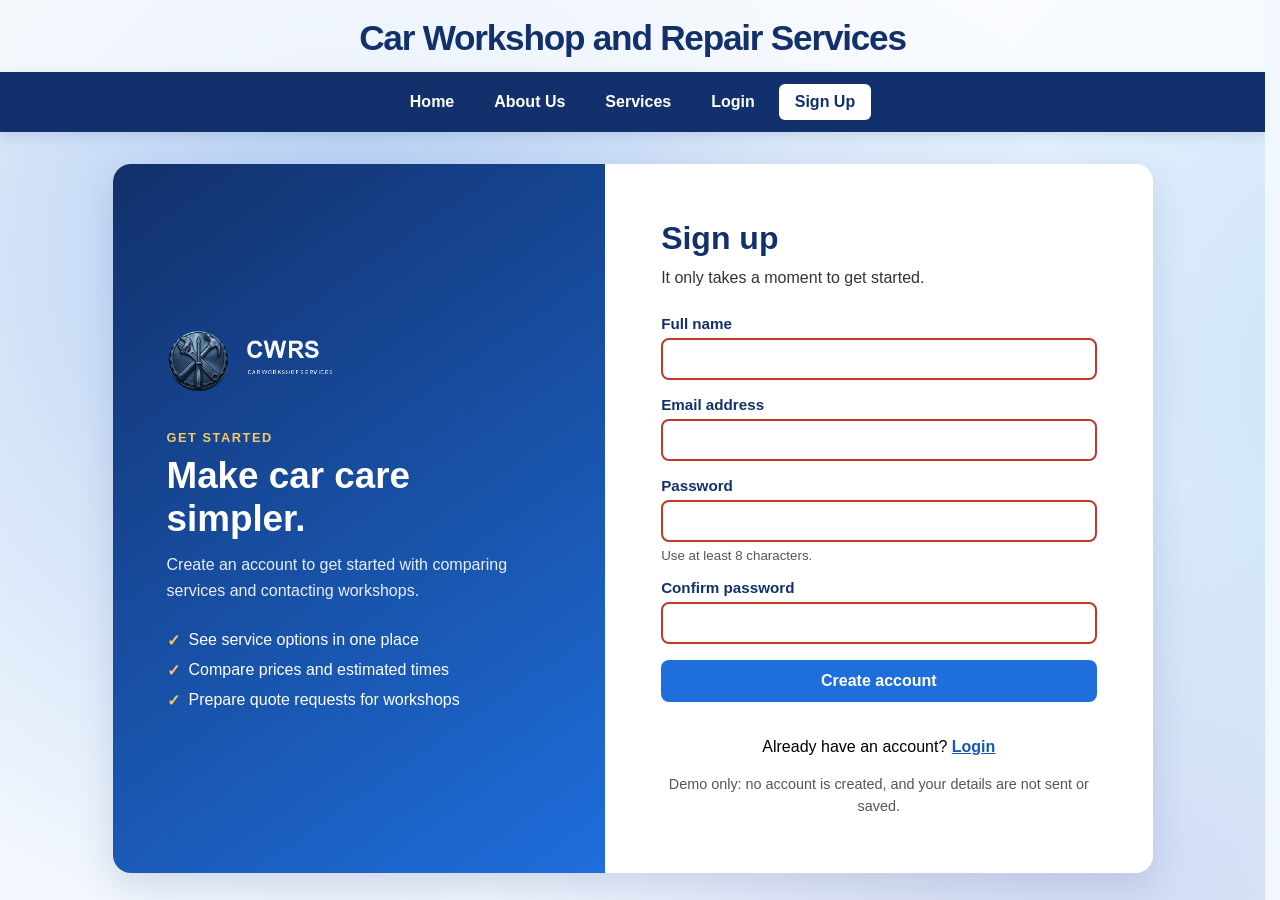
<file: signup.html>
<!DOCTYPE html>
<html lang="en">
<head>
<meta charset="UTF-8">
<meta name="viewport" content="width=device-width, initial-scale=1.0">
<title>Sign Up | Car Workshop and Repair Services</title>
<link rel="stylesheet" href="style.css">
</head>
<body>
<header>
    <h1>Car Workshop and Repair Services</h1>
</header>
<nav class="site-nav" aria-label="Main navigation">
    <a class="site-link" href="index.html">Home</a>
    <a class="site-link" href="about.html">About Us</a>
    <a class="site-link" href="services.html">Services</a>
    <a class="site-link" href="login.html">Login</a>
    <a class="site-link" href="signup.html" aria-current="page">Sign Up</a>
</nav>
<main class="auth-main auth-split">
  <aside class="auth-brand">
    <a href="about.html" aria-label="About Us">
      <img class="brand-logo" src="cwrs-brand-auth.png" alt="CWRS car workshop services">
    </a>
    <p class="eyebrow">GET STARTED</p>
    <h2>Make car care simpler.</h2>
    <p>Create an account to get started with comparing services and contacting workshops.</p>
    <ul class="auth-highlights">
      <li>See service options in one place</li>
      <li>Compare prices and estimated times</li>
      <li>Prepare quote requests for workshops</li>
    </ul>
  </aside>
  <section class="auth-card" aria-labelledby="signup-title">
    <h2 class="page-title" id="signup-title">Sign up</h2>
    <p class="page-intro">It only takes a moment to get started.</p>
    <form id="signupForm" novalidate>
      <div class="field">
        <label for="name">Full name</label>
        <input type="text" id="name" name="name" required autocomplete="name">
      </div>
      <div class="field">
        <label for="email">Email address</label>
        <input type="email" id="email" name="email" required autocomplete="email">
      </div>
      <div class="field">
        <label for="password">Password</label>
        <input type="password" id="password" name="password" required minlength="8" autocomplete="new-password">
        <small class="field-hint">Use at least 8 characters.</small>
      </div>
      <div class="field">
        <label for="confirm-password">Confirm password</label>
        <input type="password" id="confirm-password" name="confirm-password" required minlength="8" autocomplete="new-password">
      </div>
      <button class="btn auth-submit" type="submit">Create account</button>
      <p class="form-notice" id="signupNotice" role="status" aria-live="polite"></p>
    </form>
    <p class="auth-switch">Already have an account? <a href="login.html">Login</a></p>
    <p class="demo-note">Demo only: no account is created, and your details are not sent or saved.</p>
  </section>
</main>
<script src="validation.js"></script>
<script>
const signupForm = document.getElementById("signupForm");
const nameInput = document.getElementById("name");
const emailInput = document.getElementById("email");
const password = document.getElementById("password");
const confirmPassword = document.getElementById("confirm-password");
const signupNotice = document.getElementById("signupNotice");

function handleSignup(event) {
  event.preventDefault();

  const results = [
    validateName(nameInput),
    validateEmail(emailInput),
    validatePassword(password),
    validateConfirmPassword(password, confirmPassword)
  ];

  if (results.includes(false)) {
    signupNotice.textContent = "Please fix the highlighted fields.";
    return;
  }
  signupNotice.textContent =
    "This demo does not create accounts. Connect an authentication service to enable sign up.";
}

signupForm.addEventListener("submit", handleSignup);
password.addEventListener("input", function () {
  if (confirmPassword.value !== "") validateConfirmPassword(password, confirmPassword);
});
confirmPassword.addEventListener("blur", function () {
  if (confirmPassword.value !== "") validateConfirmPassword(password, confirmPassword);
});
</script>
</body>
</html>
</file>
<file: style.css>
html {
    scrollbar-gutter: stable;
}

body {
    margin: 0;
    min-height: 100vh;
    font-family: Arial, sans-serif;
    background-color: #f2f7fd;
    background-image:
        radial-gradient(circle at 20% 20%, rgba(30,110,220,.30), transparent 40%),
        radial-gradient(circle at 80% 30%, rgba(90,170,240,.28), transparent 40%),
        radial-gradient(circle at 60% 85%, rgba(70,90,210,.22), transparent 40%),
        linear-gradient(#f2f7fd, #f2f7fd);
    background-size: 140% 140%;
    background-repeat: no-repeat;
}

header {
    padding: 18px 16px 14px;
    text-align: center;
    background: rgba(255, 255, 255, 0.72);
}

header h1 {
    margin: 0;
    color: #12306b;
    font-size: clamp(1.45rem, 3.2vw, 2.2rem);
    font-weight: 800;
    letter-spacing: -0.035em;
    line-height: 1.15;
}

.workshop {
    display: flex;
    align-items: center;
    justify-content: center;
    gap: clamp(12px, 3vw, 32px);
    padding: 20px 16px;
}

.workshop-logo {
    width: clamp(150px, 22vw, 220px);
    height: auto;
    object-fit: contain;
}

main {
    max-width: 1000px;
    margin: 40px auto;
    padding: 0 20px;
}

.hero { max-width: 960px; margin: 0 auto; padding: 34px 20px 24px; text-align: center; }
.hero h2 { max-width: 920px; margin: 0 auto 14px; font-size: clamp(1.9rem, 3.4vw, 2.45rem); color: #12306b; line-height: 1.12; letter-spacing: -0.035em; }
.hero p { max-width: 650px; margin: 0 auto; font-size: clamp(1rem, 1.8vw, 1.15rem); line-height: 1.7; color: #3b4960; }
.btn { display: inline-block; padding: 12px 24px; border-radius: 8px; background: #1e6edc; color: #fff; text-decoration: none; font-weight: bold; }
.btn:hover { background: #1558b3; }
.btn-light { background: #fff; color: #1e6edc; border: 2px solid #1e6edc; }
.btn-light:hover { background: #eaf2fd; }
.cards { display: grid; grid-template-columns: repeat(auto-fit, minmax(260px, 1fr)); gap: 18px; margin-top: 12px; }
.card,
.service-card {
    border: 1px solid rgba(30, 110, 220, 0.1);
    border-radius: 14px;
    background: #fff;
    padding: 22px;
    box-shadow: 0 5px 18px rgba(30, 70, 130, 0.09);
}

.card h3 { margin: 0 0 10px; color: #12306b; font-size: 1.1rem; }
.card p { margin: 0; line-height: 1.6; color: #444; }

.page-title { text-align: center; margin: 0 0 8px; font-size: 2rem; color: #12306b; }
.page-intro { text-align: center; max-width: 600px; margin: 0 auto 28px; line-height: 1.6; color: #333; }
.back-link {
    display: inline-flex;
    align-items: center;
    gap: 8px;
    margin-bottom: 20px;
    color: #1558b3;
    font-weight: bold;
    text-decoration: none;
}

.back-link span {
    font-size: 1.35rem;
    line-height: 1;
}

.back-link:hover {
    text-decoration: underline;
}

.back-link:focus-visible {
    outline: 3px solid #f3c969;
    outline-offset: 3px;
}

.panel { background: #fff; border-radius: 12px; padding: 24px; box-shadow: 0 2px 10px rgba(30, 110, 220, 0.15); }
.form-grid { display: grid; grid-template-columns: repeat(auto-fit, minmax(220px, 1fr)); gap: 16px; }
.field { display: flex; flex-direction: column; gap: 6px; }
.field.full { grid-column: 1 / -1; }
.field label { font-weight: bold; color: #12306b; font-size: 0.95rem; }
.field input,
.field select,
.field textarea {
    font: inherit;
    padding: 10px 12px;
    border: 2px solid #c9d9f0;
    border-radius: 8px;
    background: #fff;
    color: #111;
    box-sizing: border-box;
    width: 100%;
}
.field textarea { min-height: 110px; resize: vertical; }
.field input:focus,
.field select:focus,
.field textarea:focus { outline: none; border-color: #1e6edc; box-shadow: 0 0 0 3px rgba(30, 110, 220, 0.2); }
.field input:invalid:not(:placeholder-shown) { border-color: #c0392b; }
button.btn { border: none; cursor: pointer; font: inherit; font-weight: bold; }
button.btn-light { border: 2px solid #1e6edc; }
.form-actions { display: flex; gap: 12px; flex-wrap: wrap; margin-top: 20px; }
.form-actions.center { justify-content: center; }
.notice { display: none; margin-top: 20px; padding: 16px 20px; border-radius: 12px; background: #e3f6e8; color: #17653a; line-height: 1.5; }
.notice.show { display: block; }

.check { flex-direction: row; align-items: center; gap: 8px; }
.check input { width: auto; }
.check label { font-weight: normal; color: #333; }
.results-bar { display: flex; justify-content: space-between; align-items: center; flex-wrap: wrap; gap: 8px; margin: 28px 0 12px; color: #12306b; font-weight: bold; }
.workshop-list { display: grid; gap: 16px; }
.w-card { background: #fff; border-radius: 12px; padding: 20px; box-shadow: 0 2px 10px rgba(30, 110, 220, 0.15); display: grid; grid-template-columns: 1fr auto; gap: 16px; align-items: center; }
.w-card.selected { border: 2px solid #1e6edc; box-shadow: 0 0 0 3px rgba(30, 110, 220, 0.16); }
.w-card h3 { margin: 0 0 4px; color: #12306b; }
.w-meta { margin: 0 0 10px; color: #555; font-size: 0.95rem; }
.w-stats { display: flex; flex-wrap: wrap; gap: 8px; margin: 0; padding: 0; list-style: none; }
.w-stats li { background: #eaf2fd; color: #12306b; border-radius: 999px; padding: 6px 12px; font-size: 0.9rem; }
.w-stats li.ok { background: #e3f6e8; color: #17653a; }
.w-stats li.no { background: #fdeaea; color: #8c2a20; }
.w-actions { display: flex; flex-direction: column; gap: 8px; }
.w-actions .btn { text-align: center; padding: 10px 18px; }
.compare-toggle:disabled { opacity: 0.55; cursor: not-allowed; }
.comparison-panel { margin: 16px 0; }
.comparison-heading { display: flex; justify-content: space-between; align-items: center; flex-wrap: wrap; gap: 12px; }
.comparison-heading h3 { margin: 0; color: #12306b; }
.comparison-status { margin: 12px 0; color: #3b4960; }
.comparison-table-wrap { overflow-x: auto; }
.comparison-table { width: 100%; min-width: 420px; border-collapse: collapse; text-align: left; }
.comparison-table caption { margin-bottom: 8px; color: #12306b; font-weight: bold; text-align: left; }
.comparison-table th,
.comparison-table td { padding: 10px 12px; border-bottom: 1px solid #d5e1f1; }
.comparison-table thead th { background: #eaf2fd; color: #12306b; }
.empty { text-align: center; padding: 32px 16px; background: #fff; border-radius: 12px; color: #444; }

@media (max-width: 600px) {
    .w-card { grid-template-columns: 1fr; }
    .w-actions { flex-direction: row; }
    .w-actions .btn { flex: 1; }
}

.site-nav {
    display: flex;
    justify-content: center;
    align-items: center;
    flex-wrap: wrap;
    gap: 8px;
    padding: 12px 16px;
    background: #12306b;
    box-shadow: 0 4px 12px rgba(18, 48, 107, 0.12);
}

.site-link {
    display: inline-block;
    padding: 9px 16px;
    border-radius: 6px;
    color: #fff;
    font-weight: bold;
    text-decoration: none;
    transition: background-color 140ms ease, color 140ms ease;
}

.site-link:hover,
.site-link[aria-current="page"] {
    background: #fff;
    color: #12306b;
}

.site-link:focus-visible,
.btn:focus-visible,
.auth-switch a:focus-visible {
    outline: 3px solid #f3c969;
    outline-offset: 3px;
}

.eyebrow {
    margin: 0 0 10px;
    color: #1e6edc;
    font-size: 0.8rem;
    font-weight: bold;
    letter-spacing: 0.12em;
    text-align: center;
}

.about-hero {
    padding: 28px 20px 12px;
    text-align: center;
}

.about-grid {
    display: grid;
    grid-template-columns: repeat(auto-fit, minmax(220px, 1fr));
    gap: 20px;
    margin-top: 20px;
}

.service-catalog {
    display: grid;
    grid-template-columns: repeat(auto-fit, minmax(250px, 1fr));
    gap: 18px;
    margin-top: 12px;
}

.service-card {
    display: flex;
    flex-direction: column;
    align-items: flex-start;
    min-height: 220px;
}

.service-card-icon {
    display: grid;
    width: 38px;
    height: 38px;
    margin-bottom: 16px;
    place-items: center;
    border-radius: 10px;
    background: #eaf2fd;
    color: #1558b3;
    font-size: 0.82rem;
    font-weight: bold;
}

.service-card h3 {
    margin: 0 0 8px;
    color: #12306b;
    font-size: 1.15rem;
}

.service-card p {
    margin: 0 0 18px;
    color: #3b4960;
    line-height: 1.6;
}

.service-card-link,
.service-coming-soon {
    margin-top: auto;
    font-weight: bold;
}

.service-card-link {
    color: #1558b3;
    text-decoration: none;
}

.service-card-link:hover {
    text-decoration: underline;
}

.service-card-link:focus-visible {
    outline: 3px solid #f3c969;
    outline-offset: 3px;
}

.service-coming-soon {
    color: #5b6575;
    font-size: 0.9rem;
}

.about-cta {
    margin-top: 28px;
    padding: 28px 20px;
    border-radius: 12px;
    background: #12306b;
    color: #fff;
    text-align: center;
}

.about-cta h2 {
    margin: 0 0 8px;
}

.about-cta p {
    margin: 0 0 18px;
    line-height: 1.5;
}

.about-cta .btn {
    background: #fff;
    color: #12306b;
}

.auth-main.auth-split {
    display: grid;
    grid-template-columns: minmax(0, 0.9fr) minmax(350px, 1fr);
    align-items: stretch;
    max-width: 1040px;
    min-height: 570px;
    margin: 32px auto;
    padding: 0;
    overflow: hidden;
    border-radius: 18px;
    background: #fff;
    box-shadow: 0 12px 36px rgba(18, 48, 107, 0.14);
}

.auth-brand {
    display: flex;
    flex-direction: column;
    justify-content: center;
    padding: clamp(28px, 5vw, 54px);
    background: linear-gradient(145deg, #12306b, #1e6edc);
    color: #fff;
}

.auth-brand .brand-logo {
    width: min(100%, 240px);
    height: auto;
    margin: 0 0 32px;
}

.auth-brand .eyebrow {
    color: #f3c969;
    text-align: left;
}

.auth-brand h2 {
    margin: 0 0 12px;
    font-size: clamp(1.7rem, 3vw, 2.3rem);
    line-height: 1.15;
}

.auth-brand > p:not(.eyebrow) {
    margin: 0;
    color: #e6efff;
    line-height: 1.6;
}

.auth-highlights {
    display: grid;
    gap: 12px;
    margin: 28px 0 0;
    padding: 0;
    list-style: none;
}

.auth-highlights li {
    padding-left: 22px;
    position: relative;
    color: #fff;
}

.auth-highlights li::before {
    position: absolute;
    left: 0;
    color: #f3c969;
    content: "\2713";
    font-weight: bold;
}

.auth-card {
    width: 100%;
    box-sizing: border-box;
    align-self: center;
    padding: clamp(28px, 5vw, 56px);
    background: #fff;
}

.auth-card .eyebrow,
.auth-card .page-title {
    text-align: left;
}

.auth-card .page-intro {
    margin-left: 0;
    text-align: left;
    margin-bottom: 24px;
}

.auth-card form {
    display: grid;
    gap: 16px;
}

.field-hint {
    color: #555;
}

.auth-submit {
    width: 100%;
    border: 0;
    font: inherit;
    font-weight: bold;
    cursor: pointer;
}

.form-notice {
    margin: 0;
    color: #12306b;
    line-height: 1.5;
}

.auth-switch {
    margin: 20px 0 0;
    text-align: center;
}

.auth-switch a {
    color: #1558b3;
    font-weight: bold;
}

.demo-note {
    margin: 18px 0 0;
    color: #555;
    font-size: 0.9rem;
    line-height: 1.5;
    text-align: center;
}

@media (max-width: 600px) {
    .site-nav {
        gap: 4px;
        padding: 8px;
    }

    .site-link {
        padding: 8px 10px;
    }

    header {
        padding: 16px 12px 12px;
    }

    .hero {
        padding: 28px 12px 18px;
    }

    .cards {
        gap: 14px;
    }

    .auth-main.auth-split {
        grid-template-columns: 1fr;
        min-height: 0;
        margin: 20px 16px;
    }

    .auth-brand {
        padding: 28px;
    }

    .auth-brand .brand-logo {
        margin-bottom: 28px;
    }

    .auth-card {
        padding: 28px;
    }
}
</file>
